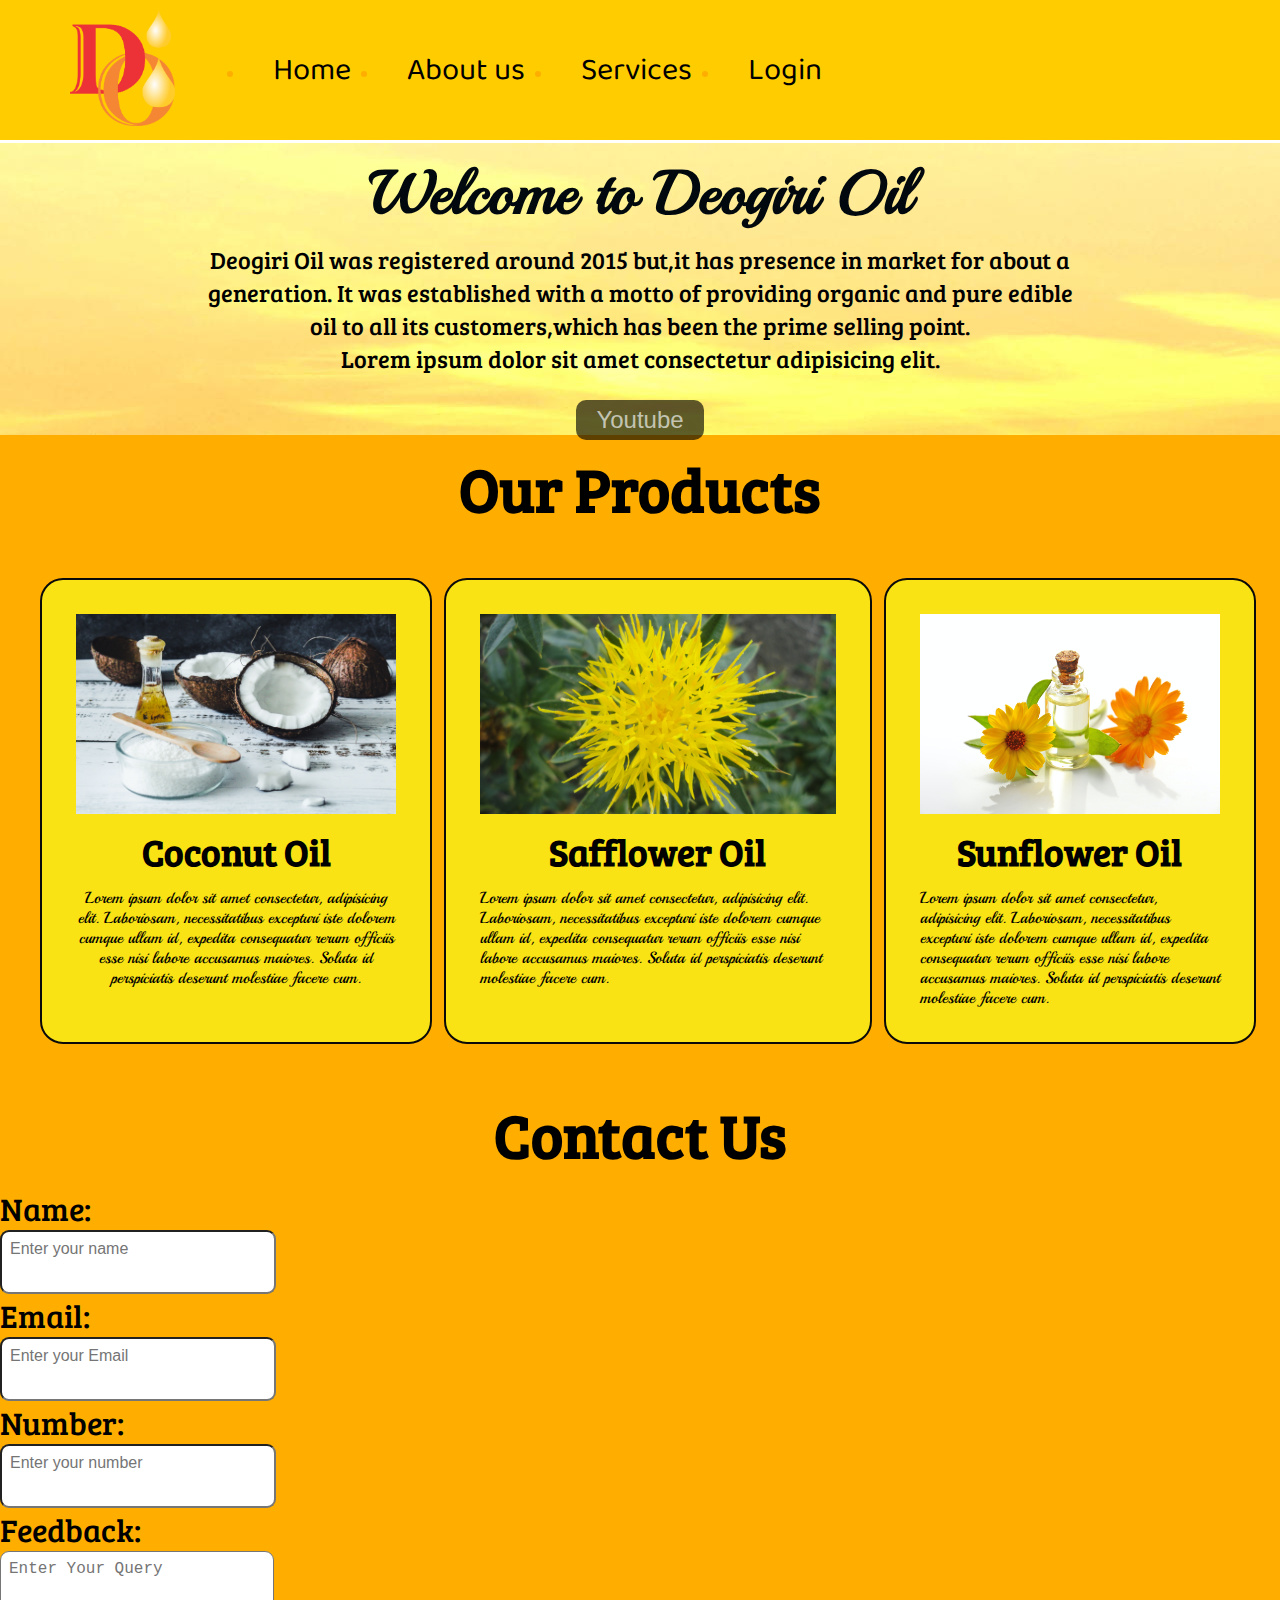
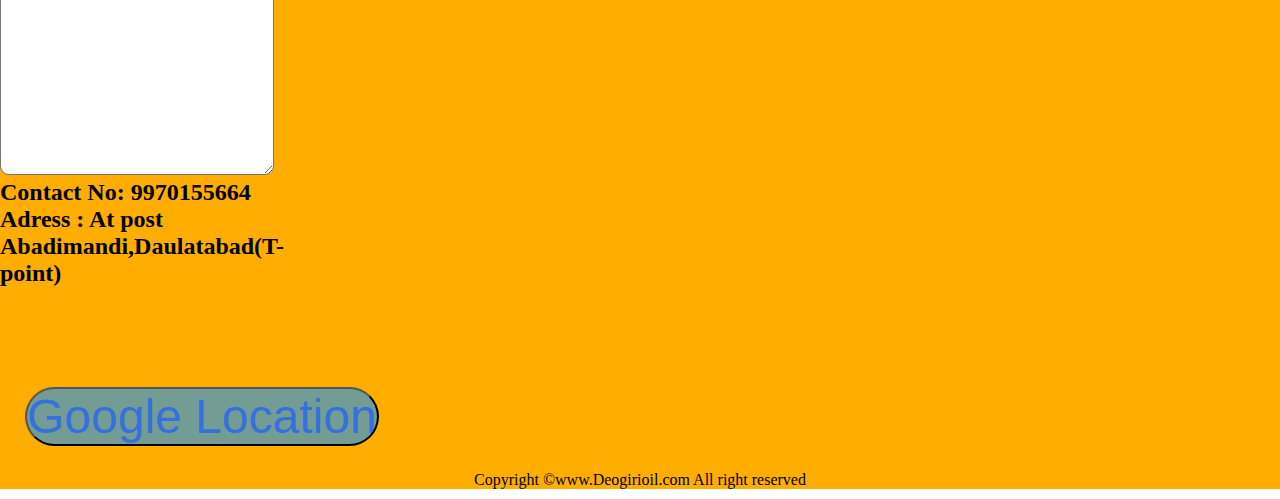
<file: index.html>
<!DOCTYPE html>
<html lang="en">

<head>
    <meta charset="UTF-8">
    <meta http-equiv="X-UA-Compatible" content="IE=edge">
    <meta name="viewport" content="width=device-width, initial-scale=1.0">
    <title>Deogiri Oil</title>
    <link rel="stylesheet" href="style.css">
    <link rel="stylesheet" media="screen and (max-width:1200px)" href="img/phone.css" media="">
    <link
        href="https://fonts.googleapis.com/css2?family=Ballet&family=Baloo+2:wght@500;700&family=Bree+Serif&family=Playball&family=Shizuru&display=swap"
        rel="stylesheet">

</head>

<body>
    <nav id="navbar">
        <div id="logo">
            <img src="img/logo.png" alt="logo image">
        </div>
        <ul >
            <li class="item"><a href="">Home</a></li>
            <li class="item"><a href="">About us</a></li>
            <li class="item"><a href="">Services</a></li>
            <li class="item"><a href="">Login</a></li>
        </ul>
    </nav>
    <section id="home">
        <h1 class="h-primary">Welcome to Deogiri Oil</h1>
        <p>Deogiri Oil was registered around 2015 but,it has presence in market for about a generation.
            It was established with a motto of providing organic and pure edible oil to all its customers,which has been the prime selling point.
            </p>

        <p>Lorem ipsum dolor sit amet consectetur adipisicing elit.</p>

        <form>
            <a href="https://youtu.be/pqIjsdcrxXU">
                <input type="button" class="btn" value="Youtube">
            </a>
        </form>

    </section>
    <section class="product-container">
        <h1 class="h-primary center">Our Products</h1>
        <div id="services">
            <div class="box">
                <img src="img/f.jpg" height="200px" width="320px" alt="">
                <h2 class="h-secondary center">Coconut Oil </h2>
                <p class="center">Lorem ipsum dolor sit amet consectetur, adipisicing elit. Laboriosam, necessitatibus
                    excepturi iste dolorem cumque ullam id, expedita consequatur rerum officiis esse nisi labore
                    accusamus maiores. Soluta id perspiciatis deserunt molestiae facere cum.</p>
            </div>

            <div class="box">
                <img src="img/k.jpg" height="200px" alt="">
                <h2 class="h-secondary center">Safflower Oil </h2>
                <p class="">Lorem ipsum dolor sit amet consectetur, adipisicing elit. Laboriosam, necessitatibus
                    excepturi iste dolorem cumque ullam id, expedita consequatur rerum officiis esse nisi labore
                    accusamus maiores. Soluta id perspiciatis deserunt molestiae facere cum.</p>
            </div>

            <div class="box">
                <img src="img/sample.jpg" height="200px" alt="">
                <h2 class="h-secondary center">Sunflower Oil</h2>
                <p class="">Lorem ipsum dolor sit amet consectetur, adipisicing elit. Laboriosam, necessitatibus
                    excepturi iste dolorem cumque ullam id, expedita consequatur rerum officiis esse nisi labore
                    accusamus maiores. Soluta id perspiciatis deserunt molestiae facere cum.</p>
            </div>

        </div>

    <!-- </section>
    <section id="client-section">
        <h1 class="h-primary center">Delivery Available</h1>
        <p>
         <h2>Instructions</h2>
         <li>Free Delivery but order more than 15 litres</li>
         <li>10% Pre Payment</li>
         <li>Deliver within 1 week</li>
        </p>
    </section>  -->
    <section id="contact">
        <h1 class="h-primary center">Contact Us</h1>
        <div id="contact-box">
            <form action="">
               
                <div class="form-group">
                    <label for="name">Name:</label>
                    <input type="text" name="name" id="name" placeholder="Enter your name">
                </div>

                <div class="form-group">
                    <label for="email">Email:</label>
                    <input type="text" name="name" id="email" placeholder="Enter your Email">
                </div>

                <div class="form-group">
                    <label for="number">Number:</label>
                    <input type="text" name="name" id="number" placeholder="Enter your number">
                </div>

                <div class="form-group">
                    <label for="message">Feedback:</label>
                    <textarea name="message" id="message" cols="30" rows="10" placeholder="Enter Your Query"></textarea>
                </div>



                <h2>Contact No: 9970155664</h2>
                <h2>Adress : At post Abadimandi,Daulatabad(T-point)</h2>


            </form>
        </div>
        <form>
            <a href="https://www.google.com/maps/place/Deogiri+oil/@19.9216066,75.2306462,16.48z/data=!4m5!3m4!1s0x3bdb9170d32050b1:0xa1ee3a917fa8cfc2!8m2!3d19.9211867!4d75.2343616">
                <input type="button" class="but" value="Google Location">
            </a>
        </form>
           
    </section>
    <footer>
        <div class="center">
            Copyright &copy;www.Deogirioil.com All right reserved
        </div>

        

    </footer>

</body>

</html>
</file>
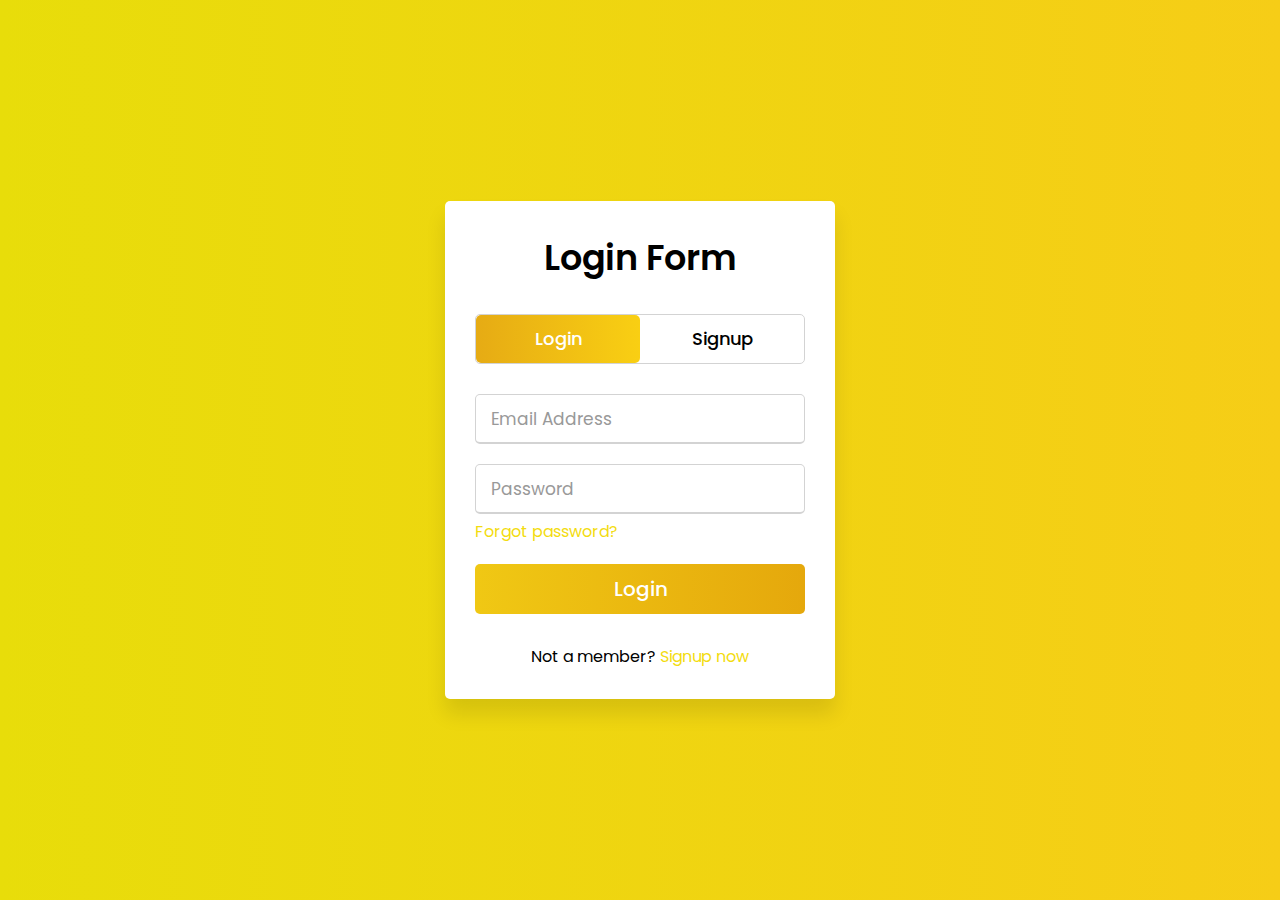
<file: login.html>
<!DOCTYPE html>
<!-- Created By CodingNepal -->
<html lang="en" dir="ltr">
   <head>
      <meta charset="utf-8">
      <title>Login and Registration Form in HTML | CodingNepal</title>
      <link rel="stylesheet" href="style1.css">
      <meta name="viewport" content="width=device-width, initial-scale=1.0">
   </head>
   <body>
      <div class="wrapper">
         <div class="title-text">
            <div class="title login">
               Login Form
            </div>
            <div class="title signup">
               Signup Form
            </div>
         </div>
         <div class="form-container">
            <div class="slide-controls">
               <input type="radio" name="slide" id="login" checked>
               <input type="radio" name="slide" id="signup">
               <label for="login" class="slide login">Login</label>
               <label for="signup" class="slide signup">Signup</label>
               <div class="slider-tab"></div>
            </div>
            <div class="form-inner">
               <form action="#" class="login">
                  <div class="field">
                     <input type="text" placeholder="Email Address" required>
                  </div>
                  <div class="field">
                     <input type="password" placeholder="Password" required>
                  </div>
                  <div class="pass-link">
                     <a href="#">Forgot password?</a>
                  </div>
                  <div class="field btn">
                     <div class="btn-layer"></div>
                     <input type="submit" value="Login">
                  </div>
                  <div class="signup-link">
                     Not a member? <a href="">Signup now</a>
                  </div>
               </form>
               <form action="#" class="signup">
                  <div class="field">
                     <input type="text" placeholder="Email Address" required>
                  </div>
                  <div class="field">
                     <input type="password" placeholder="Password" required>
                  </div>
                  <div class="field">
                     <input type="password" placeholder="Confirm password" required>
                  </div>
                  <div class="field btn">
                     <div class="btn-layer"></div>
                     <input type="submit" value="Signup">
                  </div>
               </form>
            </div>
         </div>
      </div>
      <script>
         const loginText = document.querySelector(".title-text .login");
         const loginForm = document.querySelector("form.login");
         const loginBtn = document.querySelector("label.login");
         const signupBtn = document.querySelector("label.signup");
         const signupLink = document.querySelector("form .signup-link a");
         signupBtn.onclick = (()=>{
           loginForm.style.marginLeft = "-50%";
           loginText.style.marginLeft = "-50%";
         });
         loginBtn.onclick = (()=>{
           loginForm.style.marginLeft = "0%";
           loginText.style.marginLeft = "0%";
         });
         signupLink.onclick = (()=>{
           signupBtn.click();
           return false;
         });
      </script>
   </body>
</html
</file>
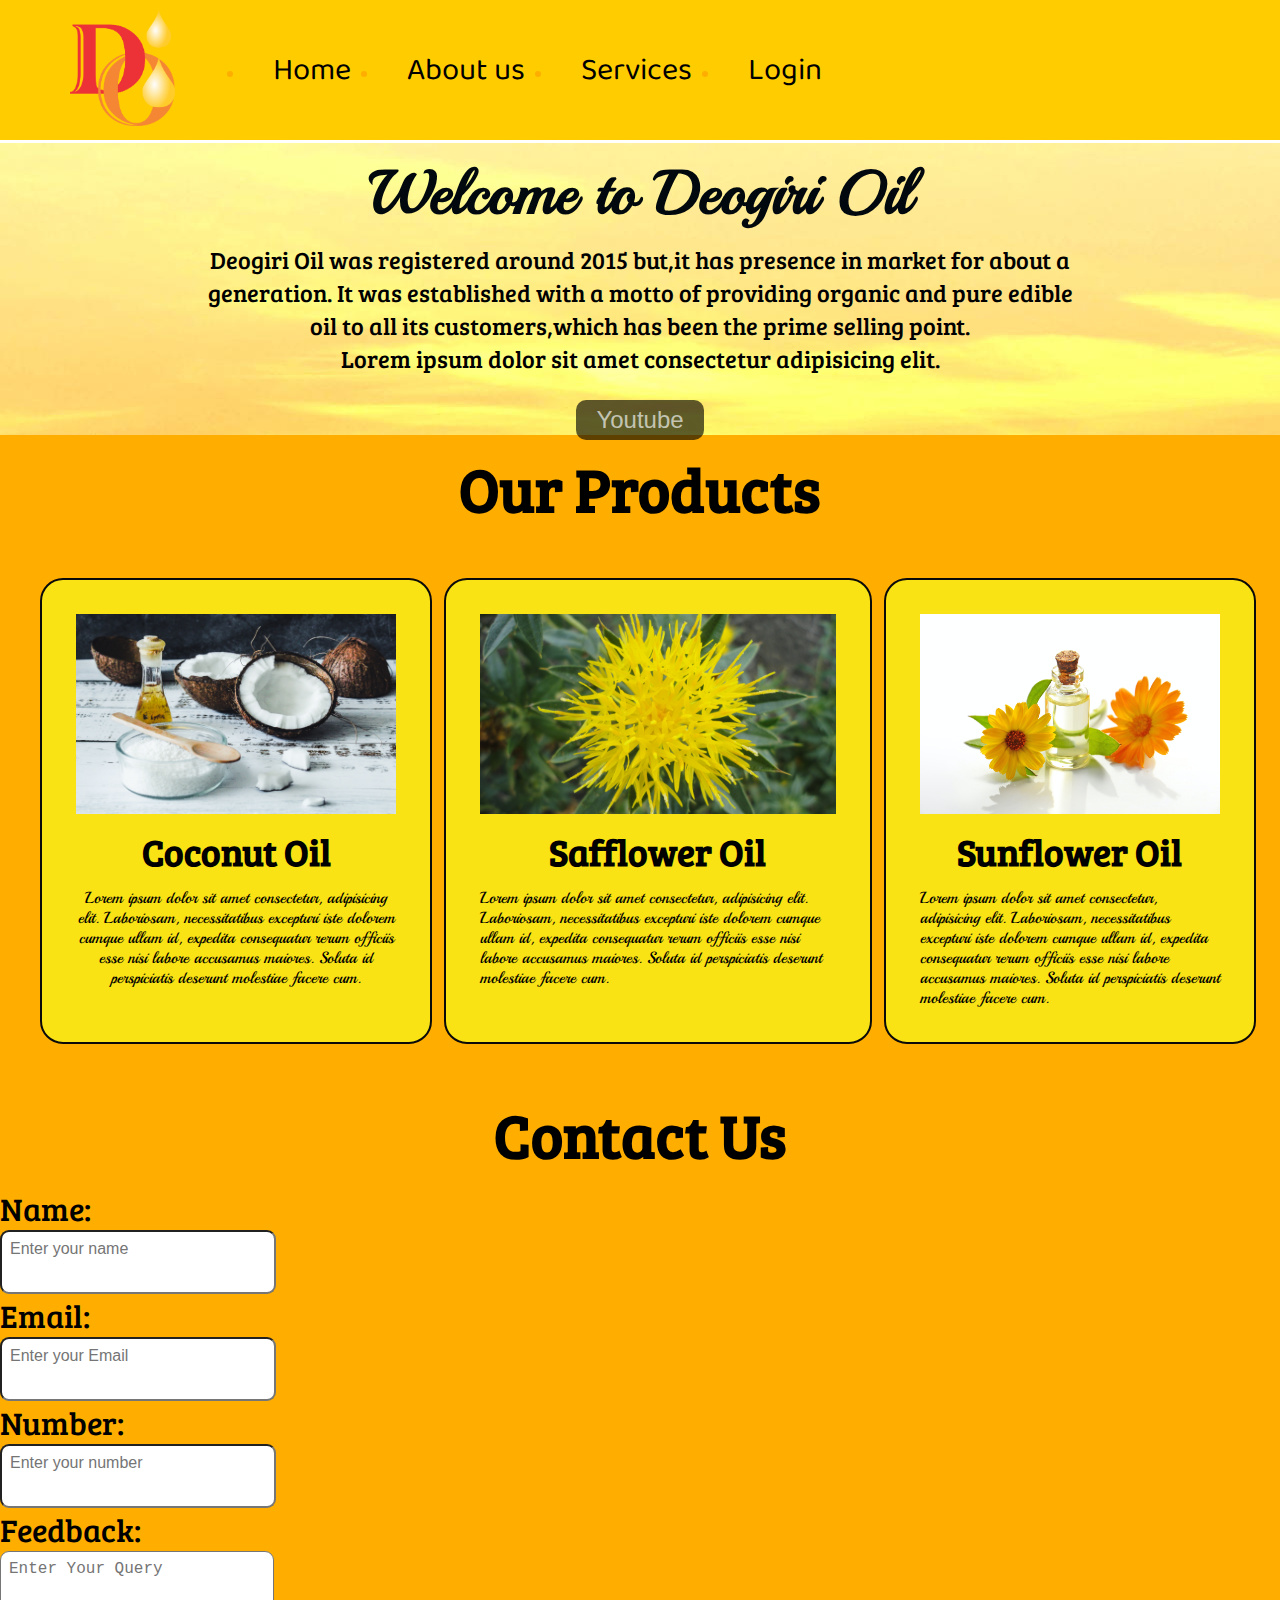
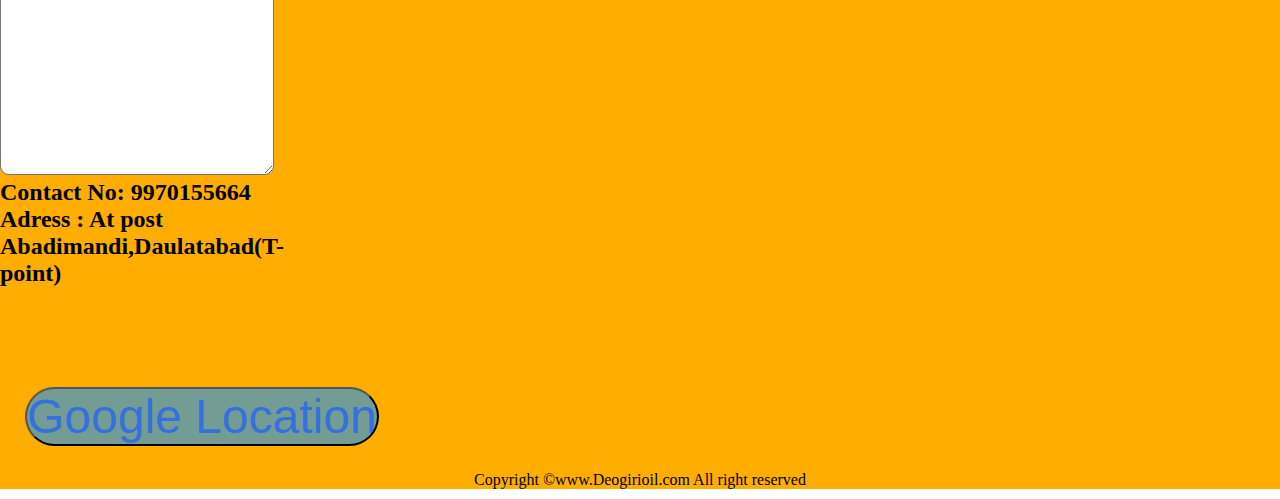
<file: project.html>
<!DOCTYPE html>
<html lang="en">

<head>
    <meta charset="UTF-8">
    <meta http-equiv="X-UA-Compatible" content="IE=edge">
    <meta name="viewport" content="width=device-width, initial-scale=1.0">
    <title>Deogiri Oil</title>
    <link rel="stylesheet" href="style.css">
    <link rel="stylesheet" media="screen and (max-width:1200px)" href="img/phone.css" media="">
    <link
        href="https://fonts.googleapis.com/css2?family=Ballet&family=Baloo+2:wght@500;700&family=Bree+Serif&family=Playball&family=Shizuru&display=swap"
        rel="stylesheet">

</head>

<body>
    <nav id="navbar">
        <div id="logo">
            <img src="img/logo.png" alt="logo image">
        </div>
        <ul >
            <li class="item"><a href="">Home</a></li>
            <li class="item"><a href="">About us</a></li>
            <li class="item"><a href="">Services</a></li>
            <li class="item"><a href="login.html">Login</a></li>
        </ul>
    </nav>
    <section id="home">
        <h1 class="h-primary">Welcome to Deogiri Oil</h1>
        <p>Deogiri Oil was registered around 2015 but,it has presence in market for about a generation.
            It was established with a motto of providing organic and pure edible oil to all its customers,which has been the prime selling point.
            </p>

        <p>Lorem ipsum dolor sit amet consectetur adipisicing elit.</p>

        <form>
            <a href="https://youtu.be/pqIjsdcrxXU">
                <input type="button" class="btn" value="Youtube">
            </a>
        </form>

    </section>
    <section class="product-container">
        <h1 class="h-primary center">Our Products</h1>
        <div id="services">
            <div class="box">
                <img src="img/f.jpg" height="200px" width="320px" alt="">
                <h2 class="h-secondary center">Coconut Oil </h2>
                <p class="center">Lorem ipsum dolor sit amet consectetur, adipisicing elit. Laboriosam, necessitatibus
                    excepturi iste dolorem cumque ullam id, expedita consequatur rerum officiis esse nisi labore
                    accusamus maiores. Soluta id perspiciatis deserunt molestiae facere cum.</p>
            </div>

            <div class="box">
                <img src="img/k.jpg" height="200px" alt="">
                <h2 class="h-secondary center">Safflower Oil </h2>
                <p class="">Lorem ipsum dolor sit amet consectetur, adipisicing elit. Laboriosam, necessitatibus
                    excepturi iste dolorem cumque ullam id, expedita consequatur rerum officiis esse nisi labore
                    accusamus maiores. Soluta id perspiciatis deserunt molestiae facere cum.</p>
            </div>

            <div class="box">
                <img src="img/sample.jpg" height="200px" alt="">
                <h2 class="h-secondary center">Sunflower Oil</h2>
                <p class="">Lorem ipsum dolor sit amet consectetur, adipisicing elit. Laboriosam, necessitatibus
                    excepturi iste dolorem cumque ullam id, expedita consequatur rerum officiis esse nisi labore
                    accusamus maiores. Soluta id perspiciatis deserunt molestiae facere cum.</p>
            </div>

        </div>

    <!-- </section>
    <section id="client-section">
        <h1 class="h-primary center">Delivery Available</h1>
        <p>
         <h2>Instructions</h2>
         <li>Free Delivery but order more than 15 litres</li>
         <li>10% Pre Payment</li>
         <li>Deliver within 1 week</li>
        </p>
    </section>  -->
    <section id="contact">
        <h1 class="h-primary center">Contact Us</h1>
        <div id="contact-box">
            <form action="">
               
                <div class="form-group">
                    <label for="name">Name:</label>
                    <input type="text" name="name" id="name" placeholder="Enter your name">
                </div>

                <div class="form-group">
                    <label for="email">Email:</label>
                    <input type="text" name="name" id="email" placeholder="Enter your Email">
                </div>

                <div class="form-group">
                    <label for="number">Number:</label>
                    <input type="text" name="name" id="number" placeholder="Enter your number">
                </div>

                <div class="form-group">
                    <label for="message">Feedback:</label>
                    <textarea name="message" id="message" cols="30" rows="10" placeholder="Enter Your Query"></textarea>
                </div>



                <h2>Contact No: 9970155664</h2>
                <h2>Adress : At post Abadimandi,Daulatabad(T-point)</h2>


            </form>
        </div>
        <form>
            <a href="https://www.google.com/maps/place/Deogiri+oil/@19.9216066,75.2306462,16.48z/data=!4m5!3m4!1s0x3bdb9170d32050b1:0xa1ee3a917fa8cfc2!8m2!3d19.9211867!4d75.2343616">
                <input type="button" class="but" value="Google Location">
            </a>
        </form>
           
    </section>
    <footer>
        <div class="center">
            Copyright &copy;www.Deogirioil.com All right reserved
        </div>

        

    </footer>

</body>

</html>
</file>
<file: img/phone.css>
/* Navigation */
#navbar{
    flex-direction: column;
}
#navbar ul li a{
    font-size: 1rem;
    padding: 0px 7px;
    padding-bottom: 8px;
}
/* Home Section */
#home{
    height: 399px;
    padding: 0px 15px;

}
#home::before{
    height: 399px;
    
}

#home p{
    font-size: 13px;
}
/* services section */
#services{
   flex-direction: column;
}

#services .box img{
    height: 112px;
    width: 185px;
}

/* Client Section */
#clients
    flex-wrap


#clients img{
    height: 50px;
    padding: 0px;

}
.client-item {
    padding: 7px;
}
/* contact us section */

/* Text Box section */

#contact-box textarea {
    width: 269px;
    height: 25px;
    padding-bottom: 0px;
    border-radius: 15px;
    font-size: 21px;
}
/* Footer */

/* Utility Classes */
.h-primary{
    font-size:26px ;
}
.btn{
    font-size: 13px;
    padding: 4px 8px;
}


.but{

    padding:6px 20px;
    border: 0.px rgb(0, 0, 0);
    border-radius:45px;
    background-color: #2291eca1;
    color: #1759ffab;
    margin: 25px;
    font-size: 1rem;
    cursor: pointer;
    margin-left: 30%;    
}
</file>
<file: style1.css>
@import url('https://fonts.googleapis.com/css?family=Poppins:400,500,600,700&display=swap');
*{
  margin: 0;
  padding: 0;
  box-sizing: border-box;
  font-family: 'Poppins', sans-serif;
}
html,body{
  display: grid;
  height: 100%;
  width: 100%;
  place-items: center;
  background: -webkit-linear-gradient(left, #e8dd0a, #f6cd17);
}
::selection{
  background: #dec10a;
  color: #fff;
}
.wrapper{
  overflow: hidden;
  max-width: 390px;
  background: #fff;
  padding: 30px;
  border-radius: 5px;
  box-shadow: 0px 15px 20px rgba(0,0,0,0.1);
}
.wrapper .title-text{
  display: flex;
  width: 200%;
}
.wrapper .title{
  width: 50%;
  font-size: 35px;
  font-weight: 600;
  text-align: center;
  transition: all 0.6s cubic-bezier(0.68,-0.55,0.265,1.55);
}
.wrapper .slide-controls{
  position: relative;
  display: flex;
  height: 50px;
  width: 100%;
  overflow: hidden;
  margin: 30px 0 10px 0;
  justify-content: space-between;
  border: 1px solid lightgrey;
  border-radius: 5px;
}
.slide-controls .slide{
  height: 100%;
  width: 100%;
  color: #fff;
  font-size: 18px;
  font-weight: 500;
  text-align: center;
  line-height: 48px;
  cursor: pointer;
  z-index: 1;
  transition: all 0.6s ease;
}
.slide-controls label.signup{
  color: #000;
}
.slide-controls .slider-tab{
  position: absolute;
  height: 100%;
  width: 50%;
  left: 0;
  z-index: 0;
  border-radius: 5px;
  background: -webkit-linear-gradient(left, #e6ab14, #f9cf13);
  transition: all 0.6s cubic-bezier(0.68,-0.55,0.265,1.55);
}
input[type="radio"]{
  display: none;
}
#signup:checked ~ .slider-tab{
  left: 50%;
}
#signup:checked ~ label.signup{
  color: #fff;
  cursor: default;
  user-select: none;
}
#signup:checked ~ label.login{
  color: #000;
}
#login:checked ~ label.signup{
  color: #000;
}
#login:checked ~ label.login{
  cursor: default;
  user-select: none;
}
.wrapper .form-container{
  width: 100%;
  overflow: hidden;
}
.form-container .form-inner{
  display: flex;
  width: 200%;
}
.form-container .form-inner form{
  width: 50%;
  transition: all 0.6s cubic-bezier(0.68,-0.55,0.265,1.55);
}
.form-inner form .field{
  height: 50px;
  width: 100%;
  margin-top: 20px;
}
.form-inner form .field input{
  height: 100%;
  width: 100%;
  outline: none;
  padding-left: 15px;
  border-radius: 5px;
  border: 1px solid lightgrey;
  border-bottom-width: 2px;
  font-size: 17px;
  transition: all 0.3s ease;
}
.form-inner form .field input:focus{
  border-color: #fc83bb;
  /* box-shadow: inset 0 0 3px #fb6aae; */
}
.form-inner form .field input::placeholder{
  color: #999;
  transition: all 0.3s ease;
}
form .field input:focus::placeholder{
  color: #b3b3b3;
}
.form-inner form .pass-link{
  margin-top: 5px;
}
.form-inner form .signup-link{
  text-align: center;
  margin-top: 30px;
}
.form-inner form .pass-link a,
.form-inner form .signup-link a{
  color: #f3dc10;
  text-decoration: none;
}
.form-inner form .pass-link a:hover,
.form-inner form .signup-link a:hover{
  text-decoration: underline;
}
form .btn{
  height: 50px;
  width: 100%;
  border-radius: 5px;
  position: relative;
  overflow: hidden;
}
form .btn .btn-layer{
  height: 100%;
  width: 300%;
  position: absolute;
  left: -100%;
  background: -webkit-linear-gradient(right, #e0ce0a, #e5a80c, #f0c814, #d9c706);
  border-radius: 5px;
  transition: all 0.4s ease;;
}
form .btn:hover .btn-layer{
  left: 0;
}
form .btn input[type="submit"]{
  height: 100%;
  width: 100%;
  z-index: 1;
  position: relative;
  background: none;
  border: none;
  color: #fff;
  padding-left: 0;
  border-radius: 5px;
  font-size: 20px;
  font-weight: 500;
  cursor: pointer;
}
</file>
<file: style.css>
/* css reset*/
*{
margin: 0;
padding: 0;
}

/*css Variables*/
#navbar{
    display: flex;
    align-items: center;
    background-color: rgb(255, 204, 0);
    size: 1rem;
}

/*navigation bar:logo and image*/
#logo{
    margin: 10px 34px;
}
#logo img{
    height: 116px;
    margin: 0px 36px;
}

/*navigation bar:list Styling*/
#navbar{
    position: relative;
}

#navbar ul{
    display: flex;
    font-family: 'Baloo 2', cursive;
    align-items: absolute;
    top: 0px;
}

#navbar::before{
    content: "";
    background: rgb(255, 174, 0);
    position: absolute;
    height: 100%;
    width: 100%;
    top: 0px;
    left: 0px;
    z-index: -1;
    opacity: 0.7;
   
}

#navbar ul li{
    color:rgb(255, 174, 0)
    
}

#navbar ul li a{
    color: black;
    display: block;
    padding: 0px 28px;
    border-radius: 20px;
    text-decoration: none;
    font-size: 31px;
}

#navbar ul li a:hover{
    color: black;
    background-color: rgb(254, 159, 6);
}

 /*Home Section*/
#home{
     display: flex;
     flex-direction: column;
     padding: 3px 200px;
     height: 289px;
     justify-items: center;
     align-items: center;


 }


#home::before{
   content: ""; 
   position: absolute;
   background: url('img/a.jpg');
   height:300px;
   width: 100%;
   z-index: -1;
   opacity: 1;
}

#home h1{
    color: rgb(1, 8, 14);
    text-align: center;
    font-family: 'Playball', cursive;

}

#home p{
    color: rgb(0, 0, 0);
    text-align: center;
    font-size: 1.5rem;
 
    font-family: 'Bree Serif', serif;
}
/* Section Services */
#services{
    margin: 34px;
    display: flex;
}


#services .box{
    border:2px solid rgb(10, 10, 10) ;
    padding:34px ;
    border-radius: 23px;
    margin: 3px 6px;
    background-color: rgb(250, 227, 21);
}

#services .box img{ 
    margin: auto;
display: block;
}
#services .box p{
    font-family: 'Playball', cursive;
}
  
/* Client Section */

#client-Section{
    height: 344px;
    position: relative;
}

#clients{
    display: flex;
    justify-content: center;
    align-items: center;

}

#client-section::before{
    content: "";
    position: absolute;
    background: url('img/a.jpg');
    height: 56%;
    width: 100%;
    z-index: -1;
   opacity: 1;
}
.client-item{
    padding: 25px;
}

#clients img{
    height: 200px;
    border-radius: 20px;
    border-image:rgb(0, 0, 0);
    border-width: 2px;
}
#client-section .h-primary{
    color: rgb(0, 0, 0);
}

/* Contact Section */
#contact{
    position: relative;
}

#contact::before{
    content: "";
    position: absolute;
    width: 100%;
    height: 100%;
    z-index: -1;
    opacity: 1;
    background: url('img/m.jpg') no-repeat center center/cover;

}
#contact-box input,
#contact-box textarea{
    width: 100%;
    padding:0.5rem ;
    padding-bottom: 34px;
    border-radius: 9px;
    font-size: 1.0rem;
}
#contact-box{
    display: flex;
    /* justify-content: center;
    align-items:left; */

}
#contact-box form{
    width:20% ;
}

#contact-box label{
    font-size: 2rem;
    font-family: 'Bree Serif', serif;
}

/* Footer */
#footer {
    background-color:black;
    color: white;
    padding: 9px 20px;
}
/* utility class */
.h-primary{
    font-size: 3.8rem;
    color: rgb(0, 0, 0);
    padding: 12px;
    font-family: 'Bree Serif', serif;

}

.h-secondary{
font-size: 2.3rem;
  padding: 12px;
  font-family: 'Bree Serif', serif;
}


.btn{

    padding:6px 20px;
    border: 0.px rgb(255, 174, 0);
    border-radius:10px;
    background-color: #000000a1;
    color: #f9fafaab;
    margin: 25px;
    border: 2px cornflowerblue;
    font-size: 1.5rem;
    cursor: pointer;
}
.center{
    text-align: center;
}


.product-container{
    background-color: rgb(255, 174, 0);
    
}

#contact.IMP{
    size: 25px;
}


.but{

/*     padding:6px 20px; */
    border: 0.px rgb(0, 0, 0);
    border-radius:35px;
    background-color: #2291eca1;
    color: #1759ffab;
    margin: 25px;
    font-size: 3rem;
    cursor: pointer;
    /* margin-left: 50rem; */
    margin-top: 100px;
}

.submit{

    padding:6px 20px;
    border: 0.px rgb(0, 0, 0);
    border-radius:10px;
    background-color: #000000a1;
    color: #ffffffab;
    margin: 25px;
    font-size: 1.5rem;
    cursor: pointer;
}
</file>
